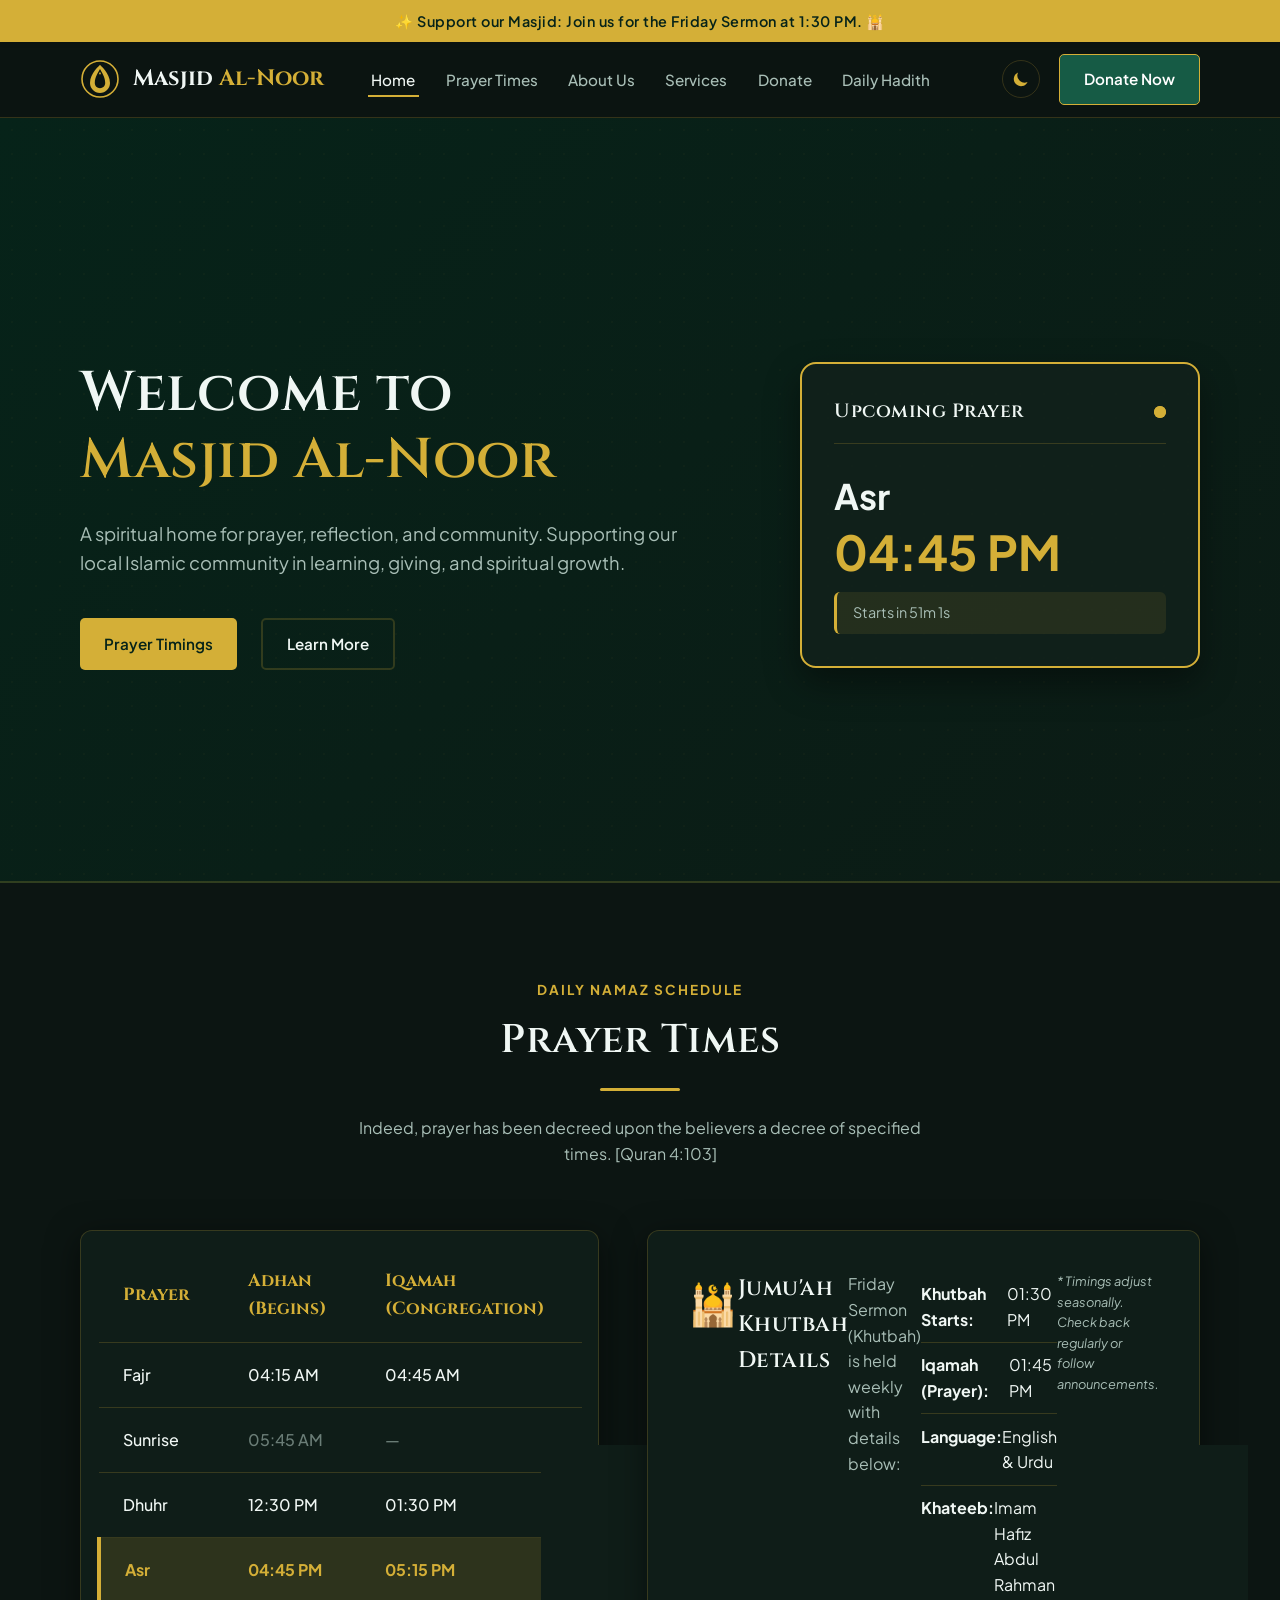
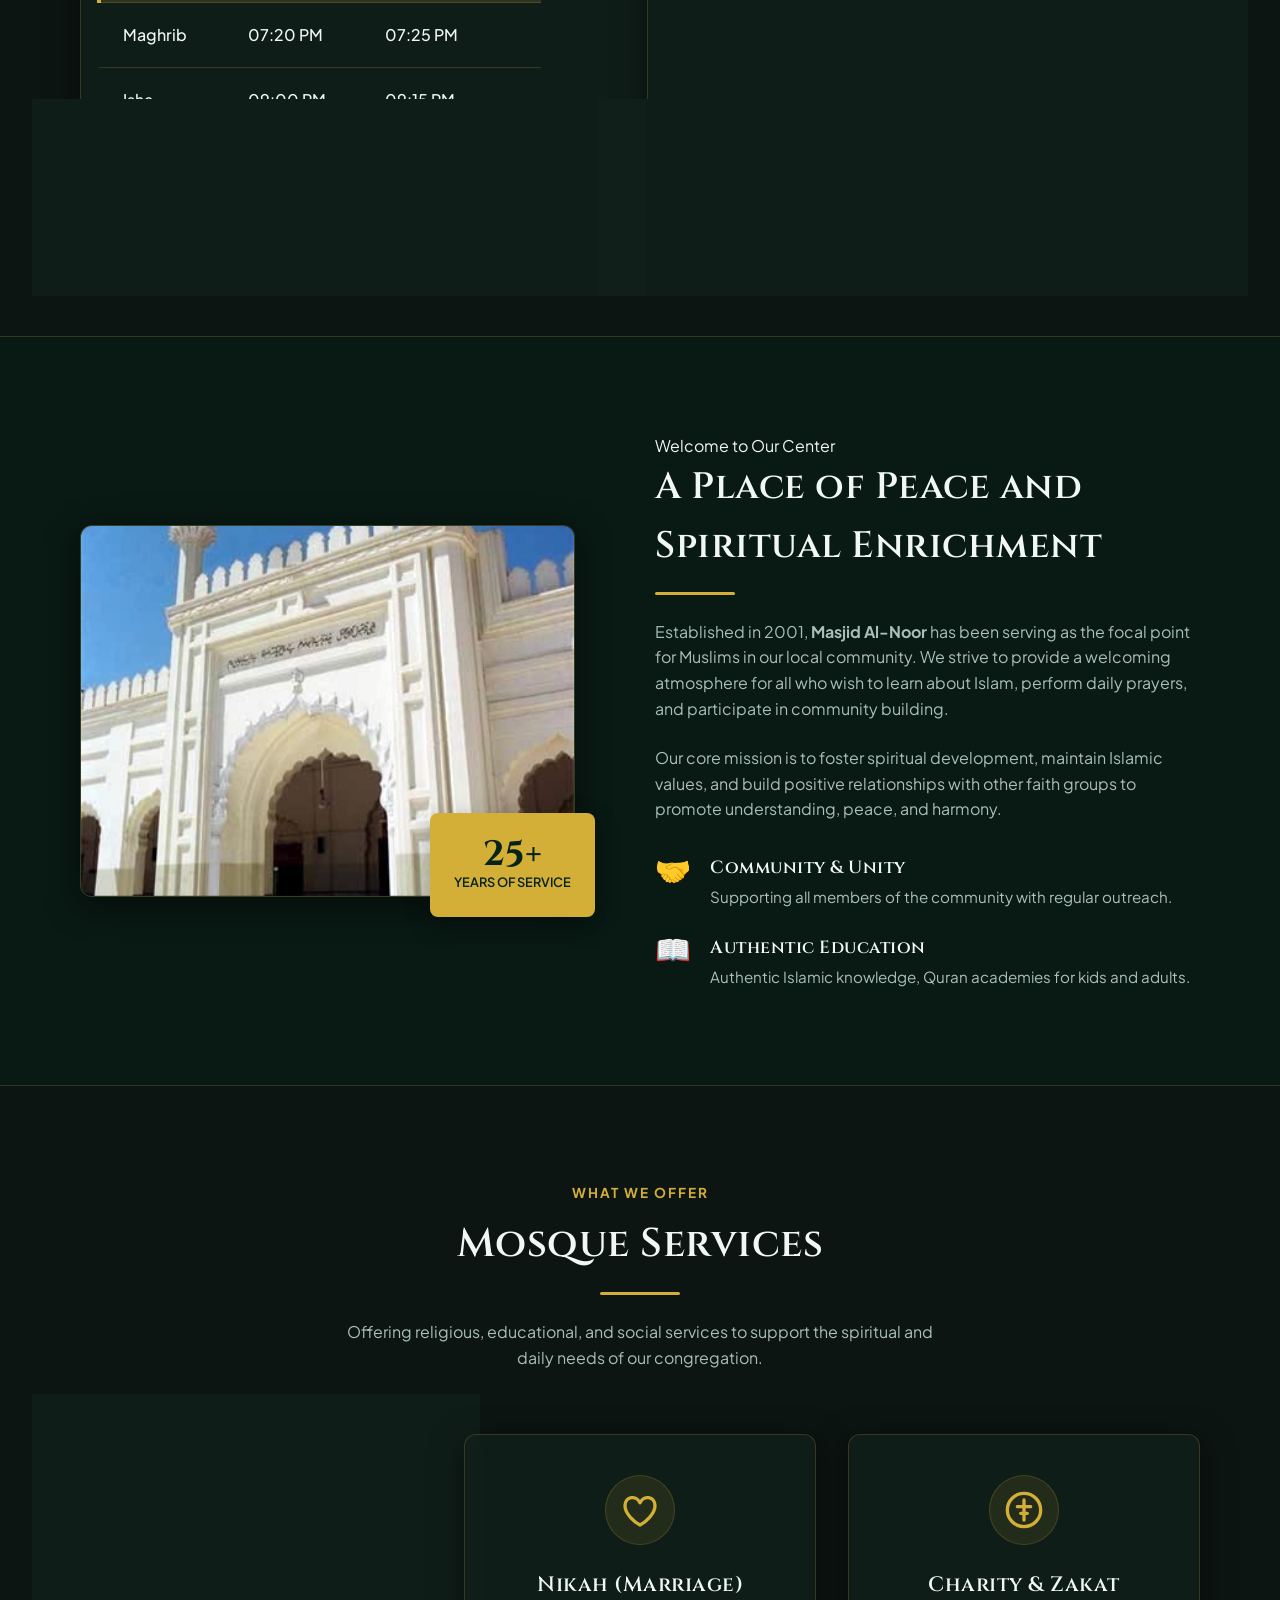
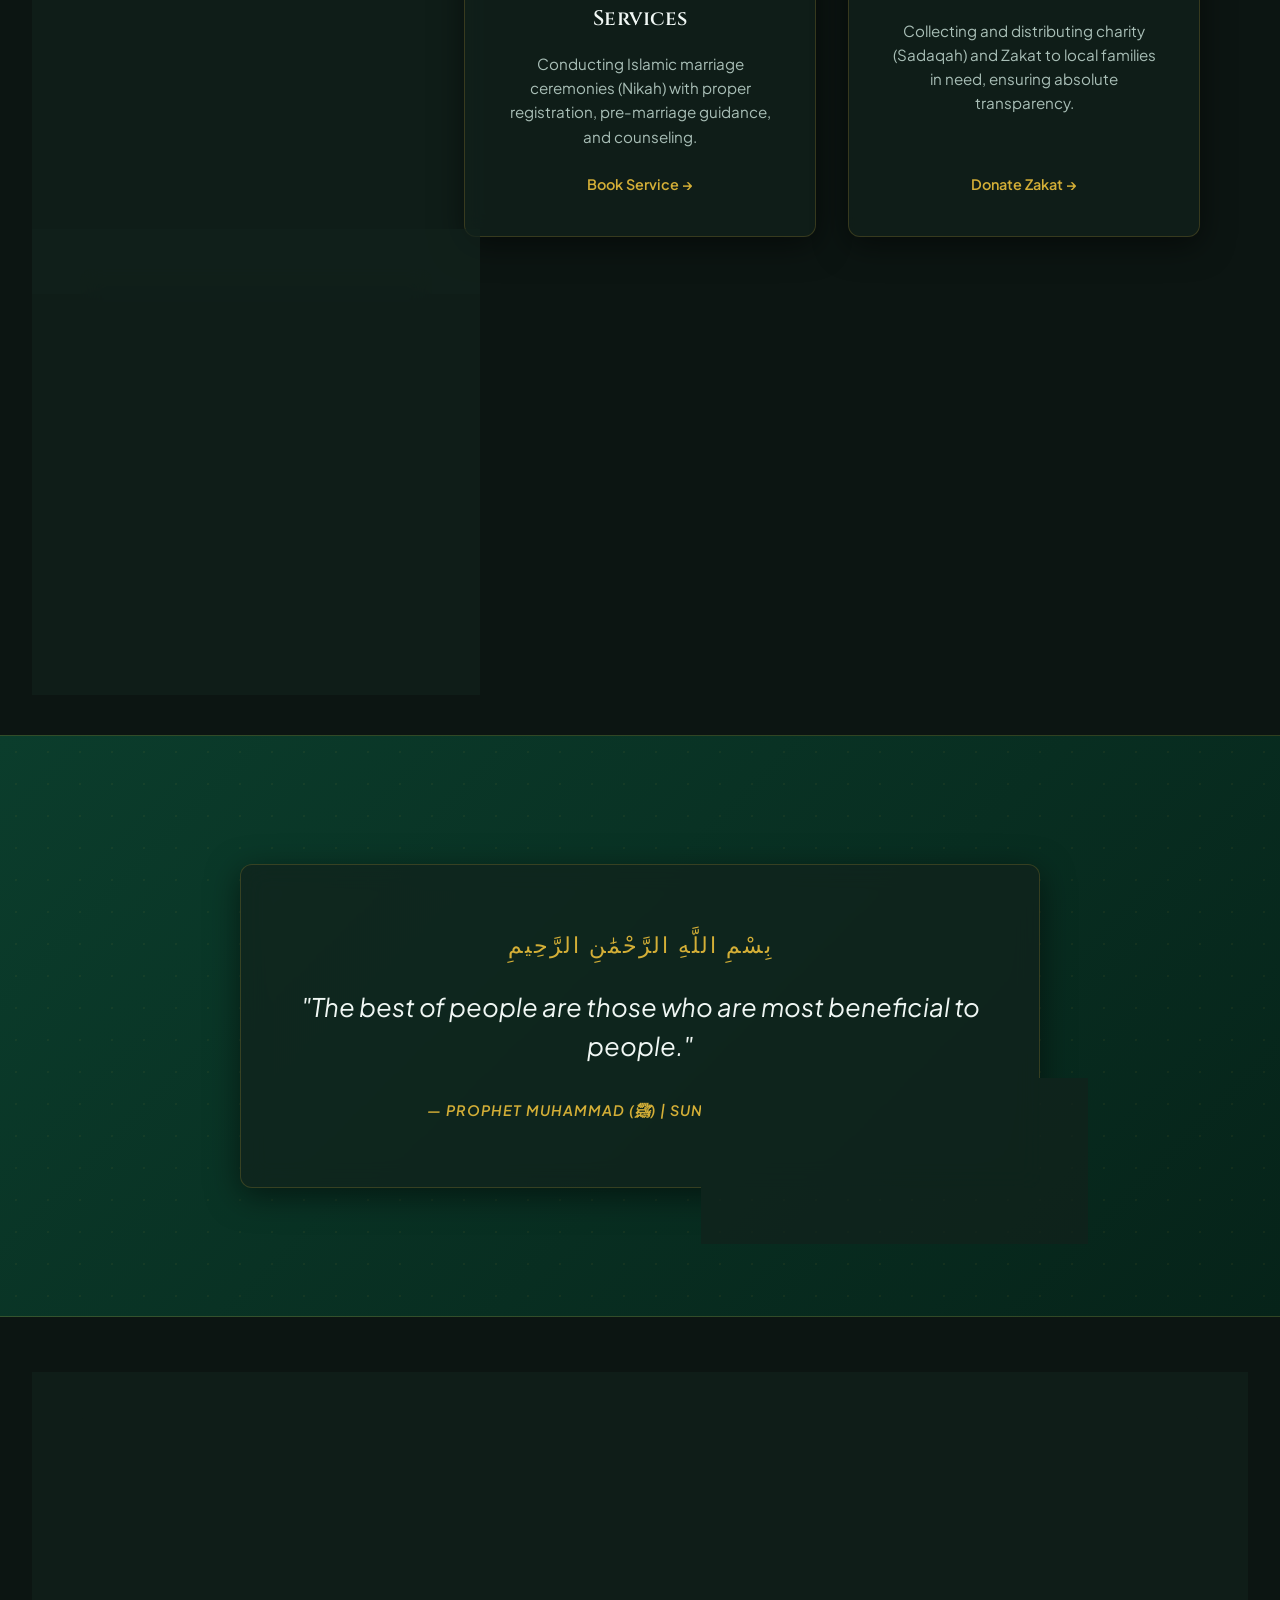
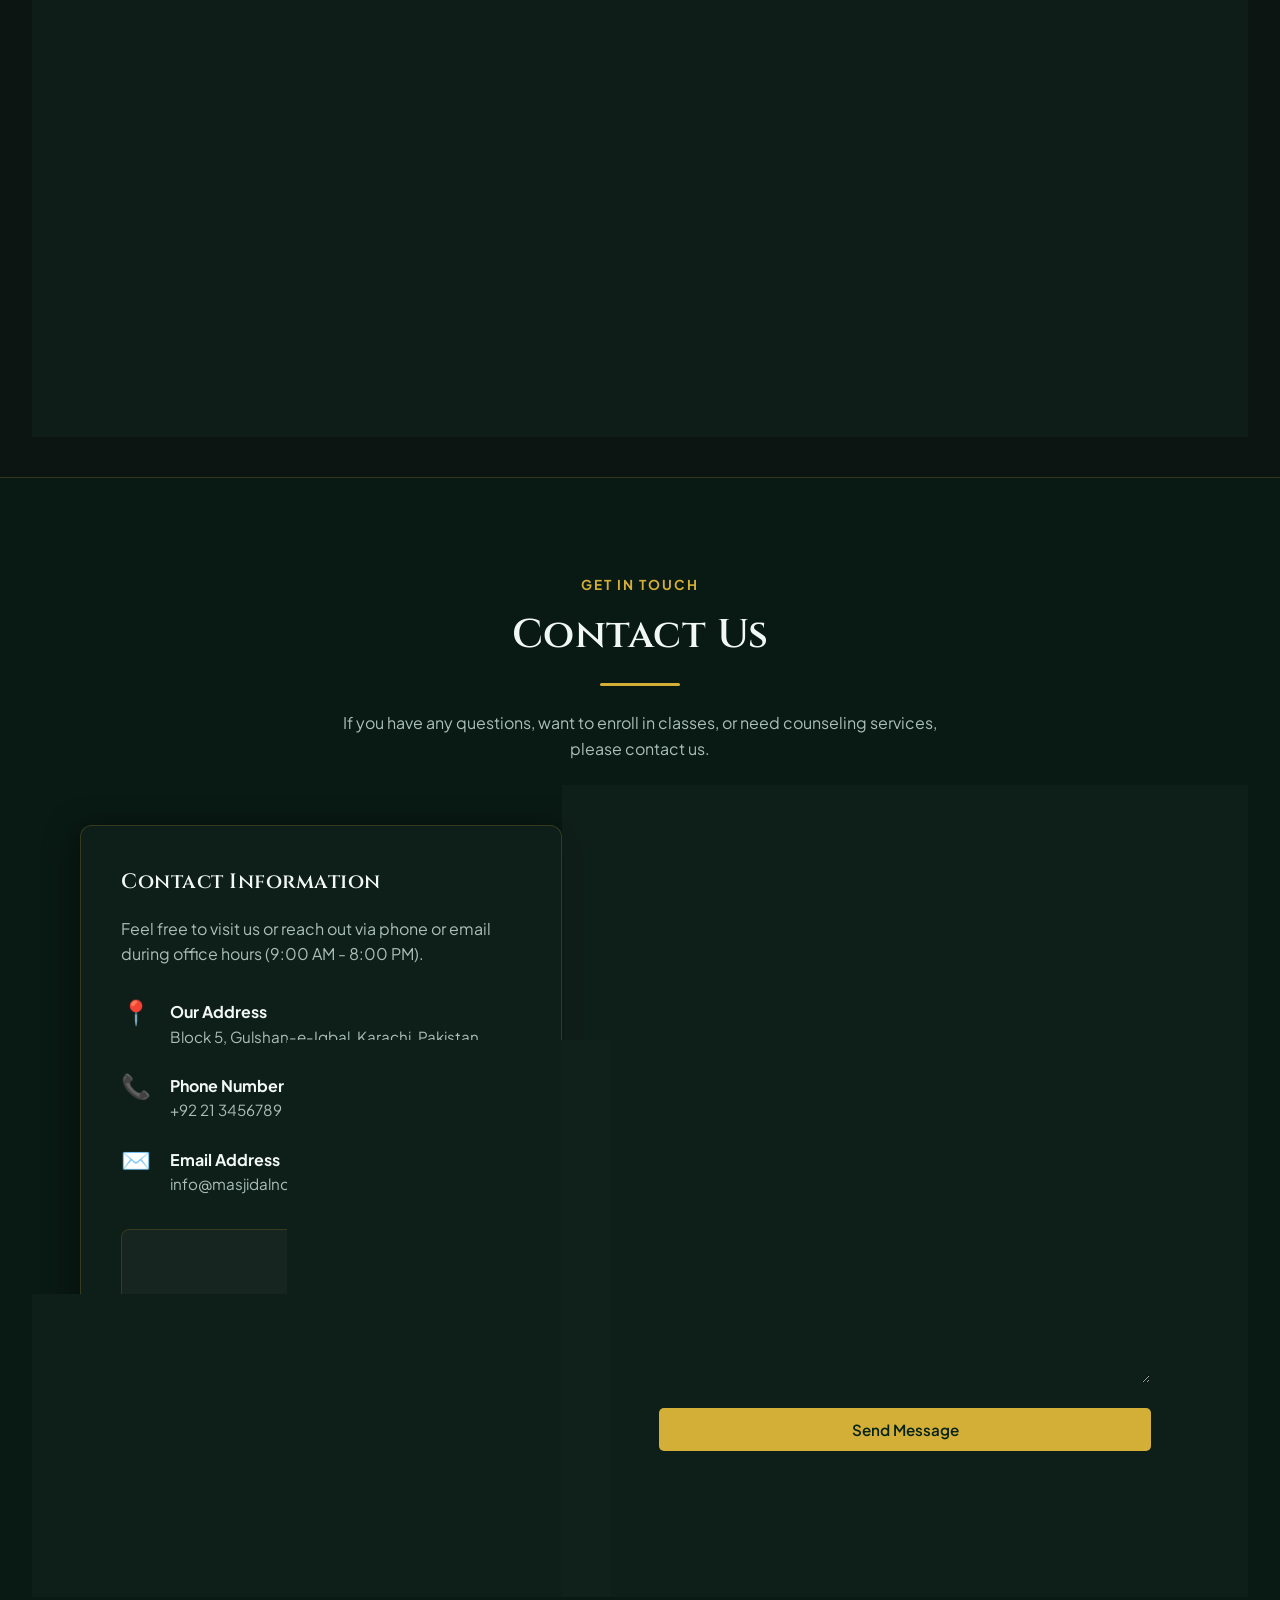
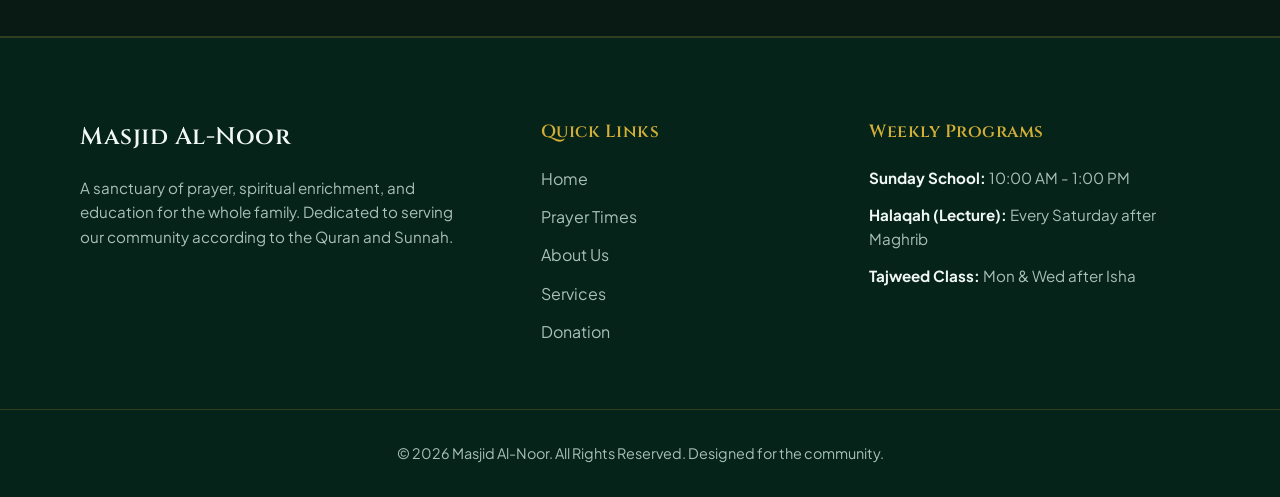
<file: index.html>
<!DOCTYPE html>
<html lang="en">
<head>
  <meta charset="UTF-8">
  <meta name="viewport" content="width=device-width, initial-scale=1.0">
  <meta name="description" content="Welcome to Masjid Al-Noor - A sanctuary of worship, education, and community services. Find daily prayer timings, Islamic lessons, and charity programs.">
  <meta name="keywords" content="Masjid, Mosque, Prayer Times, Namaz Timings, Islamic Center, Quran Academy, Community Services, Donation">
  <meta name="author" content="Masjid Al-Noor">
  <title>Masjid Al-Noor - Islamic Community Center & Mosque</title>
  
  <!-- Favicon -->
  <link rel="icon" type="image/svg+xml" href="data:image/svg+xml,<svg xmlns=%22http://www.w3.org/2000/svg%22 viewBox=%220 0 100 100%22><text y=%22.9em%22 font-size=%2290%22>🕌</text></svg>">
  
  <!-- Google Fonts -->
  <link rel="preconnect" href="https://fonts.googleapis.com">
  <link rel="preconnect" href="https://fonts.gstatic.com" crossorigin>
  <link href="https://fonts.googleapis.com/css2?family=Cinzel:wght@400;600;700&family=Plus+Jakarta+Sans:wght@300;400;500;600;700&display=swap" rel="stylesheet">
  
  <!-- Style stylesheet -->
  <link rel="stylesheet" href="style.css">
</head>
<body>

  <!-- Announcement Bar -->
  <div class="announcement-bar">
    <p>✨ Support our Masjid: Join us for the Friday Sermon at 1:30 PM. 🕌</p>
  </div>

  <!-- Header & Navigation -->
  <header class="main-header">
    <div class="container header-container">
      <a href="#" class="logo">
        <svg class="logo-icon" width="40" height="40" viewBox="0 0 100 100" fill="none" xmlns="http://www.w3.org/2000/svg">
          <circle cx="50" cy="50" r="45" stroke="var(--gold-color)" stroke-width="4"/>
          <path d="M50 15C50 15 25 35 25 60C25 73.8 36.2 85 50 85C63.8 85 75 73.8 75 60C75 35 50 15 50 15ZM50 25C54.1 33.1 63 45.4 63 60C63 67.2 57.2 73 50 73C42.8 73 37 67.2 37 60C37 45.4 45.9 33.1 50 25Z" fill="var(--gold-color)"/>
          <path d="M47 38L50 32L53 38H47Z" fill="var(--gold-color)"/>
        </svg>
        <span class="logo-text">Masjid <span class="gold-text">Al-Noor</span></span>
      </a>

      <nav class="nav-menu" id="navMenu">
        <ul>
          <li><a href="#hero" class="nav-link active">Home</a></li>
          <li><a href="#prayer-times" class="nav-link">Prayer Times</a></li>
          <li><a href="#about" class="nav-link">About Us</a></li>
          <li><a href="#services" class="nav-link">Services</a></li>
        <li><a href="donate.html" class="nav-link">Donate</a></li>
          <li><a href="#hadith" class="nav-link">Daily Hadith</a></li>
          <li><a href="#donations" class="btn btn-donate mobile-only">Donate Now</a></li>
        </ul>
      </nav>

      <div class="header-actions">
        <button id="themeToggle" class="theme-toggle-btn" aria-label="Toggle Theme">
          <svg class="sun-icon" fill="currentColor" viewBox="0 0 20 20" xmlns="http://www.w3.org/2000/svg"><path d="M10 2a1 1 0 011 1v1a1 1 0 11-2 0V3a1 1 0 011-1zm4 8a4 4 0 11-8 0 4 4 0 018 0zm-.464 4.95l.707.707a1 1 0 001.414-1.414l-.707-.707a1 1 0 00-1.414 1.414zm2.12-10.607a1 1 0 010 1.414l-.706.707a1 1 0 11-1.414-1.414l.707-.707a1 1 0 011.414 0zM17 11a1 1 0 100-2h-1a1 1 0 100 2h1zm-7 4a1 1 0 011 1v1a1 1 0 11-2 0v-1a1 1 0 011-1zM5.05 6.464A1 1 0 106.465 5.05l-.708-.707a1 1 0 00-1.414 1.414l.707.707zm1.414 8.486l-.707.707a1 1 0 01-1.414-1.414l.707-.707a1 1 0 011.414 1.414zM4 11a1 1 0 100-2H3a1 1 0 100 2h1z" fill-rule="evenodd" clip-rule="evenodd"></path></svg>
          <svg class="moon-icon" fill="currentColor" viewBox="0 0 20 20" xmlns="http://www.w3.org/2000/svg"><path d="M17.293 13.293A8 8 0 016.707 2.707a8.001 8.001 0 1010.586 10.586z"></path></svg>
        </button>
        <a href="#donations" class="btn btn-donate desktop-only">Donate Now</a>
        <button class="hamburger-menu" id="hamburger" aria-label="Toggle Menu">
          <span></span>
          <span></span>
          <span></span>
        </button>
      </div>
    </div>
  </header>

  <!-- Hero Section -->
  <section id="hero" class="hero-section">
    <div class="hero-bg-overlay"></div>
    <div class="container hero-container">
      <div class="hero-content">
        <h1 class="hero-title animate-fade-in">
          Welcome to <br><span class="gold-text cinzel">Masjid Al-Noor</span>
        </h1>
        <p class="hero-subtitle animate-fade-in-delay">
          A spiritual home for prayer, reflection, and community. Supporting our local Islamic community in learning, giving, and spiritual growth.
        </p>
        <div class="hero-ctas animate-fade-in-delay">
          <a href="#prayer-times" class="btn btn-primary">Prayer Timings</a>
          <a href="#about" class="btn btn-secondary">Learn More</a>
        </div>
      </div>

      <!-- Quick Prayer Panel -->
      <div class="hero-prayer-panel animate-fade-in-right">
        <div class="prayer-panel-header">
          <h3>Upcoming Prayer</h3>
          <span class="pulse-indicator"></span>
        </div>
        <div class="prayer-panel-body">
          <div class="next-prayer-name" id="nextPrayerName">Loading...</div>
          <div class="next-prayer-time" id="nextPrayerTime">--:--</div>
          <div class="next-prayer-countdown" id="nextPrayerCountdown">Calculating time remaining...</div>
        </div>
      </div>
    </div>
  </section>

  <!-- Prayer Times Section -->
  <section id="prayer-times" class="prayer-times-section">
    <div class="container">
      <div class="section-title">
        <span class="subtitle">Daily Namaz Schedule</span>
        <h2>Prayer Times</h2>
        <div class="divider"></div>
        <p>Indeed, prayer has been decreed upon the believers a decree of specified times. [Quran 4:103]</p>
      </div>

      <div class="prayer-times-wrapper">
        <div class="table-container glass-card">
          <table class="prayer-table" id="prayerTable">
            <thead>
              <tr>
                <th>Prayer</th>
                <th>Adhan (Begins)</th>
                <th>Iqamah (Congregation)</th>
              </tr>
            </thead>
            <tbody>
              <tr id="row-fajr">
                <td>Fajr</td>
                <td class="adhan-time" data-prayer="fajr">04:15 AM</td>
                <td class="iqamah-time" data-prayer="fajr">04:45 AM</td>
              </tr>
              <tr id="row-sunrise">
                <td>Sunrise</td>
                <td class="adhan-time text-muted" data-prayer="sunrise">05:45 AM</td>
                <td class="iqamah-time text-muted">—</td>
              </tr>
              <tr id="row-dhuhr">
                <td>Dhuhr</td>
                <td class="adhan-time" data-prayer="dhuhr">12:30 PM</td>
                <td class="iqamah-time" data-prayer="dhuhr">01:30 PM</td>
              </tr>
              <tr id="row-asr">
                <td>Asr</td>
                <td class="adhan-time" data-prayer="asr">04:45 PM</td>
                <td class="iqamah-time" data-prayer="asr">05:15 PM</td>
              </tr>
              <tr id="row-maghrib">
                <td>Maghrib</td>
                <td class="adhan-time" data-prayer="maghrib">07:20 PM</td>
                <td class="iqamah-time" data-prayer="maghrib">07:25 PM</td>
              </tr>
              <tr id="row-isha">
                <td>Isha</td>
                <td class="adhan-time" data-prayer="isha">09:00 PM</td>
                <td class="iqamah-time" data-prayer="isha">09:15 PM</td>
              </tr>
              <tr id="row-jummah">
                <td>Jumu'ah (Friday)</td>
                <td class="adhan-time" data-prayer="jummah">01:30 PM</td>
                <td class="iqamah-time" data-prayer="jummah">01:45 PM</td>
              </tr>
            </tbody>
          </table>
        </div>

        <div class="jummah-info glass-card">
          <div class="info-icon">🕌</div>
          <h3>Jumu'ah Khutbah Details</h3>
          <p>Friday Sermon (Khutbah) is held weekly with details below:</p>
          <ul class="jummah-details-list">
            <li><strong>Khutbah Starts:</strong> 01:30 PM</li>
            <li><strong>Iqamah (Prayer):</strong> 01:45 PM</li>
            <li><strong>Language:</strong> English & Urdu</li>
            <li><strong>Khateeb:</strong> Imam Hafiz Abdul Rahman</li>
          </ul>
          <p class="subtext">* Timings adjust seasonally. Check back regularly or follow announcements.</p>
        </div>
      </div>
    </div>
  </section>

  <!-- About Us Section -->
  <section id="about" class="about-section">
    <div class="container">
      <div class="about-grid">
        <div class="about-images">
          <div class="image-box main-img">
            <img src="assets/mosque.jpg" alt="Masjid Al-Noor Exterior" class="about-mosque-img">
          </div>
          <div class="experience-badge">
            <span class="number">25+</span>
            <span class="text">Years of Service</span>
          </div>
        </div>

        <div class="about-content">
          <span class="subtitle">Welcome to Our Center</span>
          <h2>A Place of Peace and Spiritual Enrichment</h2>
          <div class="divider align-left"></div>
          <p>
            Established in 2001, <strong>Masjid Al-Noor</strong> has been serving as the focal point for Muslims in our local community. We strive to provide a welcoming atmosphere for all who wish to learn about Islam, perform daily prayers, and participate in community building.
          </p>
          <p>
            Our core mission is to foster spiritual development, maintain Islamic values, and build positive relationships with other faith groups to promote understanding, peace, and harmony.
          </p>
          
          <div class="values-list">
            <div class="value-item">
              <div class="value-icon">🤝</div>
              <div>
                <h4>Community & Unity</h4>
                <p>Supporting all members of the community with regular outreach.</p>
              </div>
            </div>
            <div class="value-item">
              <div class="value-icon">📖</div>
              <div>
                <h4>Authentic Education</h4>
                <p>Authentic Islamic knowledge, Quran academies for kids and adults.</p>
              </div>
            </div>
          </div>
        </div>
      </div>
    </div>
  </section>

  <!-- Services Section -->
  <section id="services" class="services-section">
    <div class="container">
      <div class="section-title">
        <span class="subtitle">What We Offer</span>
        <h2>Mosque Services</h2>
        <div class="divider"></div>
        <p>Offering religious, educational, and social services to support the spiritual and daily needs of our congregation.</p>
      </div>

      <div class="services-grid">
        <!-- Service Card 1 -->
        <div class="service-card glass-card">
          <div class="service-icon-box">
            <!-- Quran Book SVG -->
            <svg width="40" height="40" viewBox="0 0 24 24" fill="none" xmlns="http://www.w3.org/2000/svg">
              <path d="M12 21C16.4183 21 20 17.4183 20 13V5C20 4.44772 19.5523 4 19 4H15.5C14.1193 4 13 5.11929 13 6.5C13 7.88071 14.1193 9 15.5 9H19" stroke="var(--gold-color)" stroke-width="2" stroke-linecap="round"/>
              <path d="M12 21C7.58172 21 4 17.4183 4 13V5C4 4.44772 4.44772 4 5 4H8.5C9.88071 4 11 5.11929 11 6.5C11 7.88071 9.88071 9 8.5 9H4" stroke="var(--gold-color)" stroke-width="2" stroke-linecap="round"/>
              <path d="M12 4V21" stroke="var(--gold-color)" stroke-width="2" stroke-linecap="round"/>
            </svg>
          </div>
          <h3>Quran Academy</h3>
          <p>Daily classes for children and adults to learn Tajweed, memorization (Hifz), and the understanding of the Holy Quran.</p>
          <a href="#contact" class="service-link">Enroll Today →</a>
        </div>

        <!-- Service Card 2 -->
        <div class="service-card glass-card">
          <div class="service-icon-box">
            <!-- Marriage/Nikah Hearts SVG -->
            <svg width="40" height="40" viewBox="0 0 24 24" fill="none" xmlns="http://www.w3.org/2000/svg">
              <path d="M12 7.69431C10 2.99996 3 3.49996 3 9.49996C3 14.5 9 19.5 12 21C15 19.5 21 14.5 21 9.49996C21 3.49996 14 2.99996 12 7.69431Z" stroke="var(--gold-color)" stroke-width="2" stroke-linejoin="round"/>
            </svg>
          </div>
          <h3>Nikah (Marriage) Services</h3>
          <p>Conducting Islamic marriage ceremonies (Nikah) with proper registration, pre-marriage guidance, and counseling.</p>
          <a href="#contact" class="service-link">Book Service →</a>
        </div>

        <!-- Service Card 3 -->
        <div class="service-card glass-card">
          <div class="service-icon-box">
            <!-- Hands Helping/Charity SVG -->
            <svg width="40" height="40" viewBox="0 0 24 24" fill="none" xmlns="http://www.w3.org/2000/svg">
              <path d="M12 22C17.5228 22 22 17.5228 22 12C22 6.47715 17.5228 2 12 2C6.47715 2 2 6.47715 2 12C2 17.5228 6.47715 22 12 22Z" stroke="var(--gold-color)" stroke-width="2"/>
              <path d="M12 6V18M8 10H16M10 14H14" stroke="var(--gold-color)" stroke-width="2" stroke-linecap="round"/>
            </svg>
          </div>
          <h3>Charity & Zakat</h3>
          <p>Collecting and distributing charity (Sadaqah) and Zakat to local families in need, ensuring absolute transparency.</p>
          <a href="#donations" class="service-link">Donate Zakat →</a>
        </div>

        <!-- Service Card 4 -->
        <div class="service-card glass-card">
          <div class="service-icon-box">
            <!-- Community/Users SVG -->
            <svg width="40" height="40" viewBox="0 0 24 24" fill="none" xmlns="http://www.w3.org/2000/svg">
              <path d="M17 21V19C17 17.9391 16.5786 16.9217 15.8284 16.1716C15.0783 15.4214 14.0609 15 13 15H5C3.93913 15 2.92172 15.4214 2.17157 16.1716C1.42143 16.9217 1 17.9391 1 19V21" stroke="var(--gold-color)" stroke-width="2" stroke-linecap="round" stroke-linejoin="round"/>
              <circle cx="9" cy="7" r="4" stroke="var(--gold-color)" stroke-width="2"/>
              <path d="M23 21V19C22.9993 18.1137 22.6944 17.2541 22.1351 16.5651C21.5757 15.8761 20.7969 15.3996 19.92 15.21M16 3.13C16.8844 3.30068 17.6719 3.77443 18.2435 4.47892C18.8152 5.18342 19.1374 6.07455 19.16 7C19.16 7.973 18.82 8.87 18.24 9.58" stroke="var(--gold-color)" stroke-width="2" stroke-linecap="round"/>
            </svg>
          </div>
          <h3>Social Counseling</h3>
          <p>Free, confidential guidance and family counseling based on Islamic principles for couples, youth, and families.</p>
          <a href="#contact" class="service-link">Consult Now →</a>
        </div>
      </div>
    </div>
  </section>

  <!-- Hadith / Quranic Quote Section -->
  <section id="hadith" class="hadith-section">
    <div class="hadith-overlay"></div>
    <div class="container text-center">
      <div class="hadith-card glass-card">
        <span class="arabic-bismillah">بِسْمِ اللَّهِ الرَّحْمَٰنِ الرَّحِيمِ</span>
        <blockquote class="hadith-text">
          "The best of people are those who are most beneficial to people."
        </blockquote>
        <cite class="hadith-reference">— Prophet Muhammad (ﷺ) | Sunan al-Daraqutni</cite>
      </div>
    </div>
  </section>

  <!-- Donations Section -->
  <section id="donations" class="donations-section">
    <div class="container">
      <div class="donation-wrapper glass-card">
        <div class="donation-content">
          <span class="subtitle">Invest in Your Akhirah</span>
          <h2>Support Your Mosque</h2>
          <div class="divider align-left"></div>
          <p>
            Your generous donations help support Masjid Al-Noor’s daily operations, maintenance, educational programs, and community services. Help us build a stronger community, together.
          </p>
          <div class="donation-ways">
            <div class="way-item">
              <span class="way-icon">💳</span>
              <div>
                <strong>Online Bank Transfer</strong>
                <p>IBAN: PK72 BANK 0123 4567 8901 2345</p>
              </div>
            </div>
            <div class="way-item">
              <span class="way-icon">📱</span>
              <div>
                <strong>EasyPaisa / JazzCash</strong>
                <p>Account Number: +92 300 1234567</p>
              </div>
            </div>
          </div>
        </div>

        <div class="donation-box">
          <h3>Quick Digital Donation</h3>
          <p>Select an amount or enter custom value:</p>
          
          <div class="donation-amounts">
            <button class="amount-btn active" data-amount="500">₨ 500</button>
            <button class="amount-btn" data-amount="1000">₨ 1,000</button>
            <button class="amount-btn" data-amount="5000">₨ 5,000</button>
            <button class="amount-btn" data-amount="custom">Custom</button>
          </div>

          <div class="custom-amount-input" id="customAmountWrapper" style="display: none;">
            <span class="currency-label">₨</span>
            <input type="number" id="customAmount" placeholder="Enter custom amount" min="100">
          </div>

          <form id="donationForm" class="donation-form-inputs">
            <input type="text" placeholder="Full Name (Optional)" id="donorName">
            <input type="email" placeholder="Email Address (For receipt)" id="donorEmail" required>
            <button type="submit" class="btn btn-primary btn-block">Proceed to Donate</button>
          </form>
          <p class="donation-subtext">🔒 All transactions are secured and encrypted.</p>
        </div>
      </div>
    </div>
  </section>

  <!-- Contact & Map Section -->
  <section id="contact" class="contact-section">
    <div class="container">
      <div class="section-title">
        <span class="subtitle">Get In Touch</span>
        <h2>Contact Us</h2>
        <div class="divider"></div>
        <p>If you have any questions, want to enroll in classes, or need counseling services, please contact us.</p>
      </div>

      <div class="contact-grid">
        <div class="contact-info-panel glass-card">
          <h3>Contact Information</h3>
          <p>Feel free to visit us or reach out via phone or email during office hours (9:00 AM - 8:00 PM).</p>
          
          <ul class="contact-details">
            <li>
              <span class="detail-icon">📍</span>
              <div>
                <strong>Our Address</strong>
                <p>Block 5, Gulshan-e-Iqbal, Karachi, Pakistan</p>
              </div>
            </li>
            <li>
              <span class="detail-icon">📞</span>
              <div>
                <strong>Phone Number</strong>
                <p>+92 21 3456789</p>
              </div>
            </li>
            <li>
              <span class="detail-icon">✉️</span>
              <div>
                <strong>Email Address</strong>
                <p>info@masjidalnoor.org</p>
              </div>
            </li>
          </ul>

          <div class="map-placeholder">
            <!-- Simulated Map Visual using CSS styling -->
            <div class="simulated-map">
              <span class="map-marker">📍</span>
              <p>Google Maps Location</p>
              <a href="https://maps.google.com" target="_blank" class="btn btn-secondary btn-sm">Open in Maps</a>
            </div>
          </div>
        </div>

        <div class="contact-form-panel glass-card">
          <h3>Send Us a Message</h3>
          <form id="contactForm" class="contact-form">
            <div class="form-group">
              <label for="name">Your Name</label>
              <input type="text" id="name" required placeholder="Enter your full name">
            </div>
            
            <div class="form-group">
              <label for="email">Email Address</label>
              <input type="email" id="email" required placeholder="Enter your email">
            </div>
            
            <div class="form-group">
              <label for="subject">Subject</label>
              <select id="subject" required>
                <option value="" disabled selected>Select a subject</option>
                <option value="academy">Quran Academy Enrollment</option>
                <option value="counseling">Counseling Service</option>
                <option value="nikah">Nikah/Marriage Service</option>
                <option value="donation">Donation Inquiry</option>
                <option value="other">General Inquiry</option>
              </select>
            </div>
            
            <div class="form-group">
              <label for="message">Message</label>
              <textarea id="message" rows="5" required placeholder="How can we help you?"></textarea>
            </div>

            <button type="submit" class="btn btn-primary btn-block">Send Message</button>
            <div id="formFeedback" class="form-feedback"></div>
          </form>
        </div>
      </div>
    </div>
  </section>

  <!-- Footer -->
  <footer class="main-footer">
    <div class="container footer-grid">
      <div class="footer-col-about">
        <h3>Masjid Al-Noor</h3>
        <p>A sanctuary of prayer, spiritual enrichment, and education for the whole family. Dedicated to serving our community according to the Quran and Sunnah.</p>
      </div>
      <div class="footer-col-links">
        <h4>Quick Links</h4>
        <ul>
          <li><a href="#hero">Home</a></li>
          <li><a href="#prayer-times">Prayer Times</a></li>
          <li><a href="#about">About Us</a></li>
          <li><a href="#services">Services</a></li>
          <li><a href="#donations">Donation</a></li>
        </ul>
      </div>
      <div class="footer-col-hours">
        <h4>Weekly Programs</h4>
        <ul>
          <li><strong>Sunday School:</strong> 10:00 AM - 1:00 PM</li>
          <li><strong>Halaqah (Lecture):</strong> Every Saturday after Maghrib</li>
          <li><strong>Tajweed Class:</strong> Mon & Wed after Isha</li>
        </ul>
      </div>
    </div>
    <div class="footer-bottom text-center">
      <p>&copy; 2026 Masjid Al-Noor. All Rights Reserved. Designed for the community.</p>
    </div>
  </footer>

  <!-- Safepay Integration -->
  <script src="safepay.js"></script>
  <!-- Script JS -->
  <script src="script.js"></script>
</body>
</html>
</file>
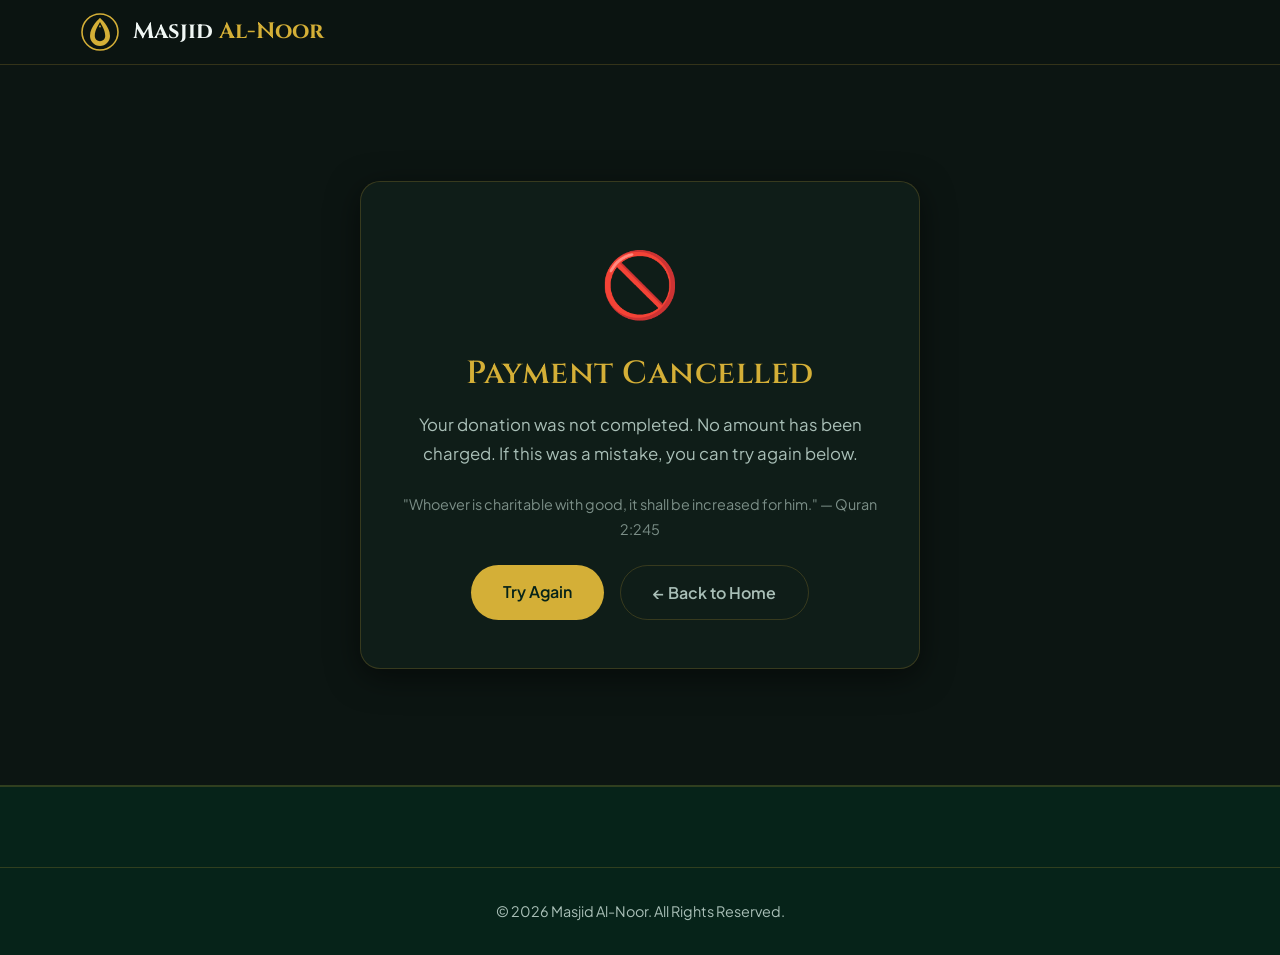
<file: cancel.html>
<!DOCTYPE html>
<html lang="en">
<head>
  <meta charset="UTF-8">
  <meta name="viewport" content="width=device-width, initial-scale=1.0">
  <title>Payment Cancelled – Masjid Al-Noor</title>
  <link rel="icon" type="image/svg+xml" href="data:image/svg+xml,<svg xmlns=%22http://www.w3.org/2000/svg%22 viewBox=%220 0 100 100%22><text y=%22.9em%22 font-size=%2290%22>🕌</text></svg>">
  <link rel="preconnect" href="https://fonts.googleapis.com">
  <link rel="preconnect" href="https://fonts.gstatic.com" crossorigin>
  <link href="https://fonts.googleapis.com/css2?family=Cinzel:wght@400;600;700&family=Plus+Jakarta+Sans:wght@300;400;500;600;700&display=swap" rel="stylesheet">
  <link rel="stylesheet" href="style.css">
  <style>
    .cancel-section {
      min-height: 80vh;
      display: flex;
      align-items: center;
      justify-content: center;
      text-align: center;
      padding: 4rem 1rem;
    }
    .cancel-card {
      max-width: 560px;
      padding: 3rem 2.5rem;
      border-radius: 20px;
      background: var(--bg-surface);
      border: 1px solid var(--border-color);
      box-shadow: var(--glass-shadow);
      backdrop-filter: blur(12px);
    }
    .cancel-icon {
      font-size: 4rem;
      margin-bottom: 1rem;
      animation: shake 0.5s ease;
    }
    .cancel-card h1 {
      font-family: var(--font-heading);
      color: var(--gold-color);
      font-size: 2rem;
      margin-bottom: 0.75rem;
    }
    .cancel-card p {
      color: var(--text-secondary);
      font-size: 1.05rem;
      line-height: 1.7;
      margin-bottom: 1.5rem;
    }
    .cancel-btns {
      display: flex;
      gap: 1rem;
      justify-content: center;
      flex-wrap: wrap;
    }
    .cancel-btns a {
      display: inline-block;
      padding: 0.85rem 2rem;
      border-radius: 50px;
      font-weight: 600;
      text-decoration: none;
      transition: all 0.3s ease;
    }
    .btn-retry {
      background: var(--gold-color);
      color: var(--primary-dark);
    }
    .btn-retry:hover {
      background: var(--gold-hover);
      transform: translateY(-2px);
      box-shadow: 0 6px 20px rgba(212, 175, 55, 0.3);
    }
    .btn-back {
      background: transparent;
      color: var(--text-secondary);
      border: 1px solid var(--border-color);
    }
    .btn-back:hover {
      border-color: var(--gold-color);
      color: var(--gold-color);
      transform: translateY(-2px);
    }
    @keyframes shake {
      0%, 100% { transform: translateX(0); }
      20% { transform: translateX(-8px); }
      40% { transform: translateX(8px); }
      60% { transform: translateX(-5px); }
      80% { transform: translateX(5px); }
    }
  </style>
</head>
<body>

  <header class="main-header">
    <div class="container header-container">
      <a href="index.html" class="logo">
        <svg class="logo-icon" width="40" height="40" viewBox="0 0 100 100" fill="none" xmlns="http://www.w3.org/2000/svg">
          <circle cx="50" cy="50" r="45" stroke="var(--gold-color)" stroke-width="4"/>
          <path d="M50 15C50 15 25 35 25 60C25 73.8 36.2 85 50 85C63.8 85 75 73.8 75 60C75 35 50 15 50 15ZM50 25C54.1 33.1 63 45.4 63 60C63 67.2 57.2 73 50 73C42.8 73 37 67.2 37 60C37 45.4 45.9 33.1 50 25Z" fill="var(--gold-color)"/>
          <path d="M47 38L50 32L53 38H47Z" fill="var(--gold-color)"/>
        </svg>
        <span class="logo-text">Masjid <span class="gold-text">Al-Noor</span></span>
      </a>
    </div>
  </header>

  <section class="cancel-section">
    <div class="cancel-card">
      <div class="cancel-icon">🚫</div>
      <h1>Payment Cancelled</h1>
      <p>
        Your donation was not completed. No amount has been charged. 
        If this was a mistake, you can try again below.
      </p>
      <p style="font-size: 0.9rem; opacity: 0.7;">
        "Whoever is charitable with good, it shall be increased for him." — Quran 2:245
      </p>
      <div class="cancel-btns">
        <a href="donate.html" class="btn-retry">Try Again</a>
        <a href="index.html" class="btn-back">← Back to Home</a>
      </div>
    </div>
  </section>

  <footer class="main-footer">
    <div class="footer-bottom text-center">
      <p>&copy; 2026 Masjid Al-Noor. All Rights Reserved.</p>
    </div>
  </footer>

</body>
</html>
</file>
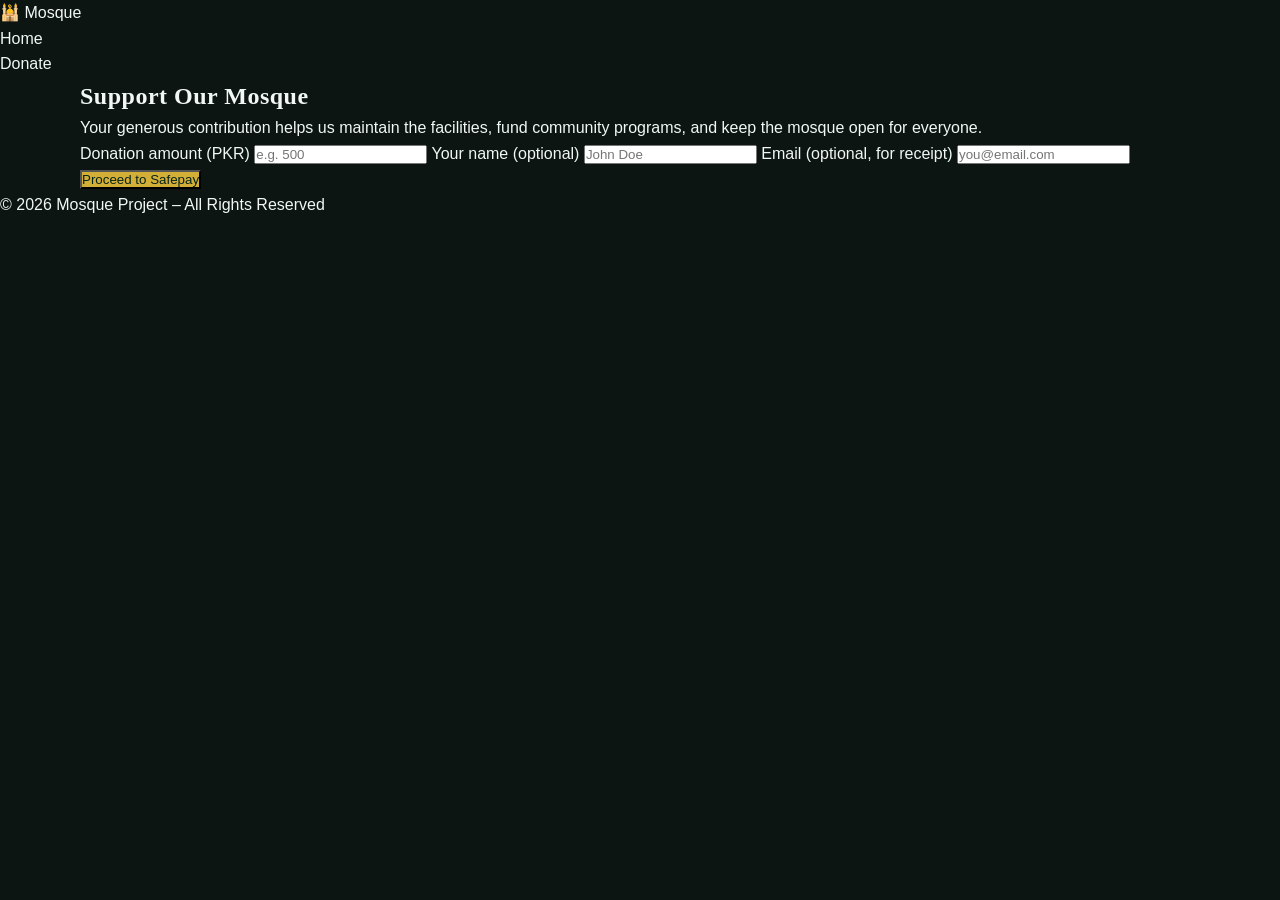
<file: donate.html>
<!DOCTYPE html>
<html lang="en">
<head>
  <meta charset="UTF-8" />
  <meta name="viewport" content="width=device-width, initial-scale=1, maximum-scale=1" />
  <title>Donate – Mosque Project</title>
  <link rel="stylesheet" href="style.css" />
  <script src="safepay.js" defer></script>
</head>
<body>
  <header class="site-header">
    <nav class="nav-container">
      <a href="index.html" class="nav-logo">🕌 Mosque</a>
      <ul class="nav-links">
        <li><a href="index.html">Home</a></li>
        <li><a href="donate.html" class="active">Donate</a></li>
      </ul>
    </nav>
  </header>

  <main class="container">
    <section class="donate-section">
      <h1>Support Our Mosque</h1>
      <p class="donate-intro">Your generous contribution helps us maintain the facilities, fund community programs, and keep the mosque open for everyone.</p>

      <form id="donate-form" class="donate-form">
        <label for="donation-amount">Donation amount (PKR)</label>
        <input type="number" id="donation-amount" name="amount" min="10" step="10" placeholder="e.g. 500" required />

        <label for="donor-name">Your name (optional)</label>
        <input type="text" id="donor-name" name="name" placeholder="John Doe" />

        <label for="donor-email">Email (optional, for receipt)</label>
        <input type="email" id="donor-email" name="email" placeholder="you@email.com" />

        <button type="submit" class="btn-primary">Proceed to Safepay</button>
      </form>

      <div id="donate-error" class="error-message"></div>
    </section>
  </main>

  <footer class="site-footer">
    <p>© 2026 Mosque Project – All Rights Reserved</p>
  </footer>
</body>
</html>
</file>
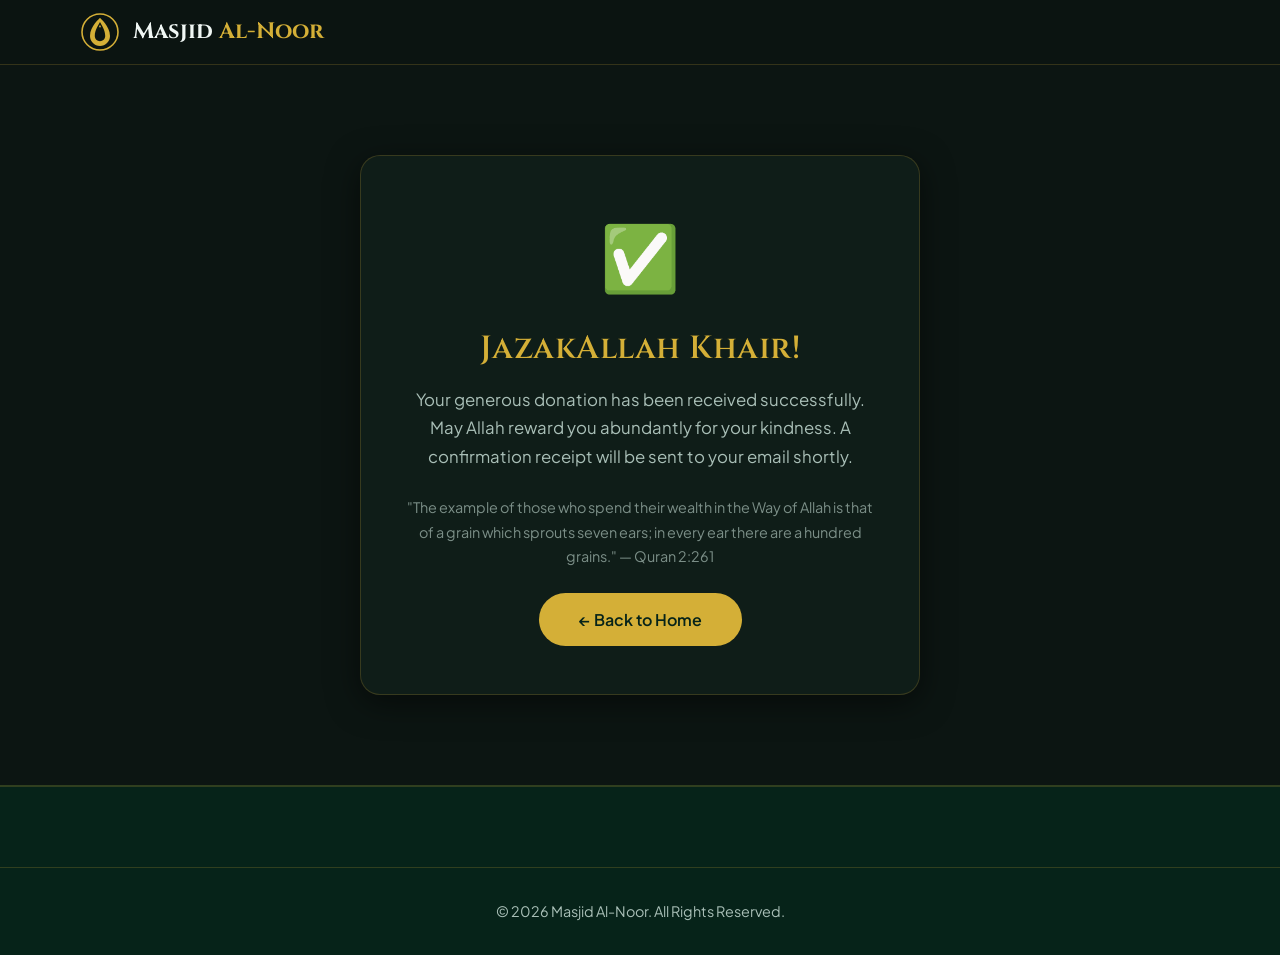
<file: thankyou.html>
<!DOCTYPE html>
<html lang="en">
<head>
  <meta charset="UTF-8">
  <meta name="viewport" content="width=device-width, initial-scale=1.0">
  <title>Thank You – Masjid Al-Noor</title>
  <link rel="icon" type="image/svg+xml" href="data:image/svg+xml,<svg xmlns=%22http://www.w3.org/2000/svg%22 viewBox=%220 0 100 100%22><text y=%22.9em%22 font-size=%2290%22>🕌</text></svg>">
  <link rel="preconnect" href="https://fonts.googleapis.com">
  <link rel="preconnect" href="https://fonts.gstatic.com" crossorigin>
  <link href="https://fonts.googleapis.com/css2?family=Cinzel:wght@400;600;700&family=Plus+Jakarta+Sans:wght@300;400;500;600;700&display=swap" rel="stylesheet">
  <link rel="stylesheet" href="style.css">
  <style>
    .thankyou-section {
      min-height: 80vh;
      display: flex;
      align-items: center;
      justify-content: center;
      text-align: center;
      padding: 4rem 1rem;
    }
    .thankyou-card {
      max-width: 560px;
      padding: 3rem 2.5rem;
      border-radius: 20px;
      background: var(--bg-surface);
      border: 1px solid var(--border-color);
      box-shadow: var(--glass-shadow);
      backdrop-filter: blur(12px);
    }
    .thankyou-icon {
      font-size: 4rem;
      margin-bottom: 1rem;
      animation: popIn 0.6s ease;
    }
    .thankyou-card h1 {
      font-family: var(--font-heading);
      color: var(--gold-color);
      font-size: 2rem;
      margin-bottom: 0.75rem;
    }
    .thankyou-card p {
      color: var(--text-secondary);
      font-size: 1.05rem;
      line-height: 1.7;
      margin-bottom: 1.5rem;
    }
    .thankyou-card .btn-home {
      display: inline-block;
      padding: 0.85rem 2.5rem;
      background: var(--gold-color);
      color: var(--primary-dark);
      font-weight: 600;
      border-radius: 50px;
      text-decoration: none;
      transition: all 0.3s ease;
    }
    .thankyou-card .btn-home:hover {
      background: var(--gold-hover);
      transform: translateY(-2px);
      box-shadow: 0 6px 20px rgba(212, 175, 55, 0.3);
    }
    @keyframes popIn {
      0% { transform: scale(0); opacity: 0; }
      60% { transform: scale(1.2); }
      100% { transform: scale(1); opacity: 1; }
    }
  </style>
</head>
<body>

  <header class="main-header">
    <div class="container header-container">
      <a href="index.html" class="logo">
        <svg class="logo-icon" width="40" height="40" viewBox="0 0 100 100" fill="none" xmlns="http://www.w3.org/2000/svg">
          <circle cx="50" cy="50" r="45" stroke="var(--gold-color)" stroke-width="4"/>
          <path d="M50 15C50 15 25 35 25 60C25 73.8 36.2 85 50 85C63.8 85 75 73.8 75 60C75 35 50 15 50 15ZM50 25C54.1 33.1 63 45.4 63 60C63 67.2 57.2 73 50 73C42.8 73 37 67.2 37 60C37 45.4 45.9 33.1 50 25Z" fill="var(--gold-color)"/>
          <path d="M47 38L50 32L53 38H47Z" fill="var(--gold-color)"/>
        </svg>
        <span class="logo-text">Masjid <span class="gold-text">Al-Noor</span></span>
      </a>
    </div>
  </header>

  <section class="thankyou-section">
    <div class="thankyou-card">
      <div class="thankyou-icon">✅</div>
      <h1>JazakAllah Khair!</h1>
      <p>
        Your generous donation has been received successfully. May Allah reward you abundantly for your kindness. 
        A confirmation receipt will be sent to your email shortly.
      </p>
      <p style="font-size: 0.9rem; opacity: 0.7;">
        "The example of those who spend their wealth in the Way of Allah is that of a grain which sprouts seven ears; in every ear there are a hundred grains." — Quran 2:261
      </p>
      <a href="index.html" class="btn-home">← Back to Home</a>
    </div>
  </section>

  <footer class="main-footer">
    <div class="footer-bottom text-center">
      <p>&copy; 2026 Masjid Al-Noor. All Rights Reserved.</p>
    </div>
  </footer>

</body>
</html>
</file>
<file: style.css>
/* ==========================================================================
   Mosque Website Stylesheet - Masjid Al-Noor
   ========================================================================== */

/* Design Tokens & Variables */
:root {
  /* Color Palette (Dark Mode Default) */
  --primary-color: #0b3d2c;      /* Deep Emerald Green */
  --primary-light: #165b45;      /* Light Emerald */
  --primary-dark: #062319;       /* Darkest Forest Green */
  --gold-color: #d4af37;         /* Antique Gold Accent */
  --gold-hover: #b89528;         /* Gold Accent Hover */
  
  --bg-base: #0c1512;            /* Very dark green-tinted background */
  --bg-surface: rgba(18, 33, 28, 0.7); /* Semitransparent card base */
  --bg-surface-hover: rgba(26, 46, 39, 0.9);
  
  --text-primary: #f0f7f4;       /* Minty-white text */
  --text-secondary: #a9bfb7;     /* Muted sage text */
  --border-color: rgba(212, 175, 55, 0.2); /* Soft Gold Border */
  --border-focus: rgba(212, 175, 55, 0.6);
  
  --glass-shadow: 0 8px 32px 0 rgba(0, 0, 0, 0.5);
  --transition-speed: 0.3s;
  --font-heading: 'Cinzel', serif;
  --font-body: 'Plus Jakarta Sans', sans-serif;
  
  --announcement-bg: #d4af37;
  --announcement-text: #062319;
}

/* Light Mode Theme Overrides */
body.light-theme {
  --primary-color: #125e46;
  --primary-light: #1f8b6a;
  --primary-dark: #0a3d2c;
  --gold-color: #c5a039;
  --gold-hover: #a38228;
  
  --bg-base: #f9faf8;
  --bg-surface: rgba(255, 255, 255, 0.85);
  --bg-surface-hover: rgba(255, 255, 255, 0.98);
  
  --text-primary: #1f2d29;
  --text-secondary: #5a6e69;
  --border-color: rgba(18, 94, 70, 0.15);
  --border-focus: rgba(18, 94, 70, 0.5);
  
  --glass-shadow: 0 8px 24px 0 rgba(18, 94, 70, 0.08);
  
  --announcement-bg: #125e46;
  --announcement-text: #f0f7f4;
}

/* CSS Reset & General Setup */
*, *::before, *::after {
  box-sizing: border-box;
  margin: 0;
  padding: 0;
}

html {
  scroll-behavior: smooth;
  font-size: 16px;
}

body {
  font-family: var(--font-body);
  background-color: var(--bg-base);
  color: var(--text-primary);
  line-height: 1.6;
  overflow-x: hidden;
  transition: background-color var(--transition-speed) ease, color var(--transition-speed) ease;
}

h1, h2, h3, h4, h5, h6 {
  font-family: var(--font-heading);
  font-weight: 600;
  letter-spacing: 0.5px;
}

a {
  color: inherit;
  text-decoration: none;
  transition: all var(--transition-speed) ease;
}

ul {
  list-style: none;
}

img {
  max-width: 100%;
  height: auto;
  display: block;
}

.container {
  width: 90%;
  max-width: 1200px;
  margin: 0 auto;
  padding: 0 1rem;
}

.text-center {
  text-align: center;
}

.gold-text {
  color: var(--gold-color);
}

.cinzel {
  font-family: var(--font-heading);
}

.divider {
  width: 80px;
  height: 3px;
  background-color: var(--gold-color);
  margin: 1rem auto 1.5rem;
  border-radius: 2px;
}

.divider.align-left {
  margin-left: 0;
}

/* Common Buttons styling */
.btn {
  display: inline-flex;
  align-items: center;
  justify-content: center;
  padding: 0.75rem 1.5rem;
  font-family: var(--font-body);
  font-size: 0.95rem;
  font-weight: 600;
  border-radius: 5px;
  border: none;
  cursor: pointer;
  transition: all var(--transition-speed) cubic-bezier(0.4, 0, 0.2, 1);
}

.btn-primary {
  background-color: var(--gold-color);
  color: #062319;
}

.btn-primary:hover {
  background-color: var(--gold-hover);
  transform: translateY(-2px);
  box-shadow: 0 4px 12px rgba(212, 175, 55, 0.3);
}

.btn-secondary {
  background-color: transparent;
  color: var(--text-primary);
  border: 2px solid var(--border-color);
}

.btn-secondary:hover {
  background-color: rgba(212, 175, 55, 0.1);
  border-color: var(--gold-color);
  transform: translateY(-2px);
}

.btn-donate {
  background-color: var(--primary-light);
  color: #fff;
  border: 1px solid var(--gold-color);
}

.btn-donate:hover {
  background-color: var(--primary-color);
  box-shadow: 0 0 10px rgba(212, 175, 55, 0.2);
}

.btn-block {
  display: flex;
  width: 100%;
}

.btn-sm {
  padding: 0.4rem 0.8rem;
  font-size: 0.85rem;
}

/* Glassmorphism Cards styling */
.glass-card {
  background: var(--bg-surface);
  backdrop-filter: blur(12px);
  -webkit-backdrop-filter: blur(12px);
  border: 1px solid var(--border-color);
  border-radius: 12px;
  box-shadow: var(--glass-shadow);
  transition: transform var(--transition-speed) ease, background var(--transition-speed) ease, border var(--transition-speed) ease;
}

/* Section Title styling */
.section-title {
  text-align: center;
  margin-bottom: 4rem;
}

.section-title .subtitle {
  font-family: var(--font-body);
  font-size: 0.85rem;
  text-transform: uppercase;
  letter-spacing: 2px;
  color: var(--gold-color);
  font-weight: 700;
  display: block;
  margin-bottom: 0.5rem;
}

.section-title h2 {
  font-size: 2.5rem;
  position: relative;
}

.section-title p {
  color: var(--text-secondary);
  max-width: 600px;
  margin: 0 auto;
}

/* Announcement Bar */
.announcement-bar {
  background-color: var(--announcement-bg);
  color: var(--announcement-text);
  text-align: center;
  padding: 0.6rem 1rem;
  font-size: 0.9rem;
  font-weight: 600;
  letter-spacing: 0.5px;
  position: relative;
  z-index: 1001;
  box-shadow: 0 2px 4px rgba(0,0,0,0.1);
}

/* Header & Navigation styling */
.main-header {
  position: sticky;
  top: 0;
  z-index: 1000;
  background-color: rgba(12, 21, 18, 0.85);
  backdrop-filter: blur(10px);
  border-bottom: 1px solid var(--border-color);
  padding: 0.75rem 0;
  transition: background-color var(--transition-speed) ease, padding var(--transition-speed) ease;
}

body.light-theme .main-header {
  background-color: rgba(249, 250, 248, 0.85);
}

.header-container {
  display: flex;
  justify-content: space-between;
  align-items: center;
}

.logo {
  display: flex;
  align-items: center;
  gap: 0.8rem;
}

.logo-text {
  font-size: 1.4rem;
  font-family: var(--font-heading);
  font-weight: 700;
}

.logo-icon path {
  transition: fill var(--transition-speed) ease;
}

.nav-menu ul {
  display: flex;
  gap: 1.5rem;
}

.nav-link {
  font-size: 0.95rem;
  font-weight: 500;
  padding: 0.5rem 0.2rem;
  position: relative;
  color: var(--text-secondary);
}

.nav-link::after {
  content: '';
  position: absolute;
  bottom: 0;
  left: 0;
  width: 0;
  height: 2px;
  background-color: var(--gold-color);
  transition: width var(--transition-speed) ease;
}

.nav-link:hover,
.nav-link.active {
  color: var(--text-primary);
}

.nav-link:hover::after,
.nav-link.active::after {
  width: 100%;
}

.header-actions {
  display: flex;
  align-items: center;
  gap: 1.2rem;
}

/* Theme Toggle Button styling */
.theme-toggle-btn {
  background: none;
  border: none;
  cursor: pointer;
  color: var(--gold-color);
  width: 38px;
  height: 38px;
  border-radius: 50%;
  display: flex;
  align-items: center;
  justify-content: center;
  border: 1px solid var(--border-color);
  transition: background-color var(--transition-speed) ease;
}

.theme-toggle-btn:hover {
  background-color: rgba(212, 175, 55, 0.1);
}

.theme-toggle-btn .sun-icon {
  display: none;
  width: 20px;
  height: 20px;
}

.theme-toggle-btn .moon-icon {
  display: block;
  width: 18px;
  height: 18px;
}

body.light-theme .theme-toggle-btn .sun-icon {
  display: block;
}

body.light-theme .theme-toggle-btn .moon-icon {
  display: none;
}

/* Mobile Devices Menu Button */
.hamburger-menu {
  display: none;
  flex-direction: column;
  justify-content: space-between;
  width: 26px;
  height: 18px;
  background: transparent;
  border: none;
  cursor: pointer;
  z-index: 1002;
}

.hamburger-menu span {
  width: 100%;
  height: 2px;
  background-color: var(--text-primary);
  transition: all var(--transition-speed) ease;
}

/* Mobile Visibility Classes */
.mobile-only {
  display: none;
}

.desktop-only {
  display: block;
}

/* Hero Section styling */
.hero-section {
  position: relative;
  padding: 8rem 0 6rem;
  background: linear-gradient(135deg, var(--primary-dark) 0%, #0c1b15 100%);
  min-height: 85vh;
  display: flex;
  align-items: center;
  border-bottom: 2px solid var(--border-color);
}

body.light-theme .hero-section {
  background: linear-gradient(135deg, #eef5f2 0%, #f4faf7 100%);
}

.hero-bg-overlay {
  position: absolute;
  top: 0;
  left: 0;
  width: 100%;
  height: 100%;
  opacity: 0.03;
  pointer-events: none;
  background-image: radial-gradient(var(--gold-color) 1px, transparent 1px);
  background-size: 24px 24px;
}

.hero-container {
  display: grid;
  grid-template-columns: 1.2fr 0.8fr;
  gap: 4rem;
  align-items: center;
  position: relative;
  z-index: 2;
}

.hero-content {
  max-width: 650px;
}

.hero-title {
  font-size: 3.5rem;
  line-height: 1.2;
  margin-bottom: 1.5rem;
  animation: slideUp 0.8s ease forwards;
}

.hero-subtitle {
  font-size: 1.15rem;
  color: var(--text-secondary);
  margin-bottom: 2.5rem;
  animation: slideUp 1s ease forwards;
}

.hero-ctas {
  display: flex;
  gap: 1.5rem;
  animation: slideUp 1.2s ease forwards;
}

/* Hero Quick Prayer Panel styling */
.hero-prayer-panel {
  padding: 2rem;
  background: rgba(18, 33, 28, 0.85);
  border: 2px solid var(--gold-color);
  border-radius: 16px;
  box-shadow: 0 15px 35px rgba(0, 0, 0, 0.4);
  max-width: 400px;
  justify-self: end;
  width: 100%;
  animation: fadeInRight 1s cubic-bezier(0.4, 0, 0.2, 1) forwards;
}

body.light-theme .hero-prayer-panel {
  background: rgba(255, 255, 255, 0.95);
  box-shadow: 0 15px 35px rgba(18, 94, 70, 0.1);
}

.prayer-panel-header {
  display: flex;
  justify-content: space-between;
  align-items: center;
  border-bottom: 1px solid var(--border-color);
  padding-bottom: 1rem;
  margin-bottom: 1.5rem;
}

.prayer-panel-header h3 {
  font-size: 1.2rem;
}

.pulse-indicator {
  width: 12px;
  height: 12px;
  background-color: var(--gold-color);
  border-radius: 50%;
  position: relative;
  display: inline-block;
}

.pulse-indicator::after {
  content: '';
  width: 100%;
  height: 100%;
  background-color: var(--gold-color);
  border-radius: 50%;
  position: absolute;
  top: 0;
  left: 0;
  animation: pulse 1.8s infinite ease-in-out;
}

.next-prayer-name {
  font-size: 2.2rem;
  font-weight: 700;
  color: var(--text-primary);
  margin-bottom: 0.2rem;
}

.next-prayer-time {
  font-size: 3rem;
  font-weight: 700;
  color: var(--gold-color);
  line-height: 1;
  margin-bottom: 1rem;
}

.next-prayer-countdown {
  font-size: 0.9rem;
  color: var(--text-secondary);
  background-color: rgba(212, 175, 55, 0.1);
  padding: 0.6rem 1rem;
  border-radius: 6px;
  border-left: 3px solid var(--gold-color);
}

/* Prayer Times Section styling */
.prayer-times-section {
  padding: 6rem 0;
  position: relative;
}

.prayer-times-wrapper {
  display: grid;
  grid-template-columns: 1.3fr 0.7fr;
  gap: 3rem;
}

.table-container {
  overflow-x: auto;
  padding: 1rem;
}

.prayer-table {
  width: 100%;
  border-collapse: collapse;
  text-align: left;
}

.prayer-table th, 
.prayer-table td {
  padding: 1.2rem 1.5rem;
  border-bottom: 1px solid var(--border-color);
}

.prayer-table th {
  font-family: var(--font-heading);
  color: var(--gold-color);
  font-size: 1.1rem;
}

.prayer-table td {
  font-weight: 500;
}

.prayer-table tr:last-child td {
  border-bottom: none;
}

.prayer-table tr.active-prayer-row {
  background-color: rgba(212, 175, 55, 0.15);
  border-left: 4px solid var(--gold-color);
}

.prayer-table tr.active-prayer-row td {
  color: var(--gold-color);
  font-weight: 700;
}

.text-muted {
  color: var(--text-secondary) !important;
  opacity: 0.6;
}

.jummah-info {
  padding: 2.5rem;
  display: flex;
  flex-column: column;
  align-items: flex-start;
  justify-content: center;
}

.info-icon {
  font-size: 2.5rem;
  margin-bottom: 1rem;
}

.jummah-info h3 {
  font-size: 1.4rem;
  margin-bottom: 1rem;
}

.jummah-info p {
  color: var(--text-secondary);
  margin-bottom: 1.5rem;
}

.jummah-details-list {
  width: 100%;
  margin-bottom: 2rem;
}

.jummah-details-list li {
  padding: 0.6rem 0;
  border-bottom: 1px solid var(--border-color);
  display: flex;
  justify-content: space-between;
}

.jummah-details-list li:last-child {
  border-bottom: none;
}

.jummah-info .subtext {
  font-size: 0.8rem;
  color: var(--text-secondary);
  font-style: italic;
  margin-bottom: 0;
}

/* About Section styling */
.about-section {
  padding: 6rem 0;
  background-color: rgba(6, 35, 25, 0.3);
  border-top: 1px solid var(--border-color);
  border-bottom: 1px solid var(--border-color);
}

body.light-theme .about-section {
  background-color: #f1f4f2;
}

.about-grid {
  display: grid;
  grid-template-columns: 1fr 1.1fr;
  gap: 5rem;
  align-items: center;
}

.about-images {
  position: relative;
}

.image-box {
  border-radius: 12px;
  overflow: hidden;
  border: 1px solid var(--border-color);
  aspect-ratio: 4/3;
  position: relative;
  background: linear-gradient(135deg, var(--primary-dark) 0%, #12211c 100%);
  box-shadow: var(--glass-shadow);
}

body.light-theme .image-box {
  background: linear-gradient(135deg, #d3ded9 0%, #e2e8e5 100%);
}

.bg-pattern {
  position: absolute;
  top: 0;
  left: 0;
  width: 100%;
  height: 100%;
  opacity: 0.8;
  z-index: 1;
}

.image-placeholder {
  width: 100%;
  height: 100%;
  display: flex;
  align-items: center;
  justify-content: center;
  position: relative;
  z-index: 2;
}

.mosque-silhouette {
  animation: float 4s ease-in-out infinite;
}

.experience-badge {
  position: absolute;
  bottom: -20px;
  right: -20px;
  background-color: var(--gold-color);
  color: #062319;
  padding: 1.5rem;
  border-radius: 8px;
  box-shadow: 0 8px 24px rgba(0,0,0,0.3);
  display: flex;
  flex-direction: column;
  align-items: center;
  text-align: center;
  z-index: 3;
}

.experience-badge .number {
  font-size: 2.2rem;
  font-weight: 700;
  font-family: var(--font-heading);
  line-height: 1;
}

.experience-badge .text {
  font-size: 0.8rem;
  font-weight: 600;
  text-transform: uppercase;
}

.about-content h2 {
  font-size: 2.3rem;
  margin-bottom: 1rem;
}

.about-content p {
  color: var(--text-secondary);
  margin-bottom: 1.5rem;
}

.values-list {
  display: flex;
  flex-direction: column;
  gap: 1.5rem;
  margin-top: 2rem;
}

.value-item {
  display: flex;
  gap: 1.2rem;
  align-items: flex-start;
}

.value-icon {
  font-size: 1.8rem;
  line-height: 1;
}

.value-item h4 {
  font-size: 1.1rem;
  margin-bottom: 0.2rem;
}

.value-item p {
  font-size: 0.95rem;
  margin-bottom: 0;
}

/* Services Section styling */
.services-section {
  padding: 6rem 0;
}

.services-grid {
  display: grid;
  grid-template-columns: repeat(auto-fit, minmax(260px, 1fr));
  gap: 2rem;
}

.service-card {
  padding: 2.5rem;
  text-align: center;
  display: flex;
  flex-direction: column;
  align-items: center;
}

.service-card:hover {
  transform: translateY(-8px);
  background: var(--bg-surface-hover);
  border-color: var(--gold-color);
}

.service-icon-box {
  width: 70px;
  height: 70px;
  border-radius: 50%;
  background-color: rgba(212, 175, 55, 0.1);
  border: 1px solid var(--border-color);
  display: flex;
  align-items: center;
  justify-content: center;
  margin-bottom: 1.5rem;
  transition: transform var(--transition-speed) ease;
}

.service-card:hover .service-icon-box {
  transform: scale(1.1);
  background-color: rgba(212, 175, 55, 0.2);
}

.service-card h3 {
  font-size: 1.3rem;
  margin-bottom: 1rem;
}

.service-card p {
  color: var(--text-secondary);
  font-size: 0.95rem;
  margin-bottom: 1.5rem;
  flex-grow: 1;
}

.service-link {
  color: var(--gold-color);
  font-weight: 600;
  font-size: 0.9rem;
}

.service-link:hover {
  letter-spacing: 0.5px;
}

/* Hadith Section styling */
.hadith-section {
  position: relative;
  padding: 8rem 0;
  background: linear-gradient(135deg, var(--primary-color) 0%, var(--primary-dark) 100%);
  border-top: 1px solid var(--border-color);
  border-bottom: 1px solid var(--border-color);
}

.hadith-overlay {
  position: absolute;
  top: 0;
  left: 0;
  width: 100%;
  height: 100%;
  background: radial-gradient(rgba(212, 175, 55, 0.06) 1px, transparent 1px);
  background-size: 32px 32px;
}

.hadith-card {
  max-width: 800px;
  margin: 0 auto;
  padding: 4rem 3rem;
  position: relative;
  z-index: 2;
}

.arabic-bismillah {
  font-family: 'Cinzel', serif;
  font-size: 1.4rem;
  display: block;
  margin-bottom: 1.5rem;
  color: var(--gold-color);
  letter-spacing: 2px;
}

.hadith-text {
  font-size: 1.6rem;
  font-style: italic;
  line-height: 1.5;
  margin-bottom: 2rem;
}

.hadith-reference {
  font-family: var(--font-body);
  font-size: 0.9rem;
  font-weight: 600;
  text-transform: uppercase;
  letter-spacing: 1px;
  color: var(--gold-color);
}

/* Donations Section styling */
.donations-section {
  padding: 6rem 0;
}

.donation-wrapper {
  display: grid;
  grid-template-columns: 1fr 1fr;
  gap: 4rem;
  padding: 3.5rem;
}

.donation-content h2 {
  font-size: 2.3rem;
  margin-bottom: 1rem;
}

.donation-content p {
  color: var(--text-secondary);
  margin-bottom: 2rem;
}

.donation-ways {
  display: flex;
  flex-direction: column;
  gap: 1.5rem;
}

.way-item {
  display: flex;
  gap: 1.2rem;
  align-items: center;
}

.way-icon {
  font-size: 2rem;
}

.way-item strong {
  font-size: 1.1rem;
  display: block;
}

.way-item p {
  margin-bottom: 0;
  font-family: monospace;
  font-size: 1rem;
  color: var(--gold-color);
}

.donation-box {
  background-color: rgba(255, 255, 255, 0.02);
  border: 1px solid var(--border-color);
  border-radius: 12px;
  padding: 2.5rem;
  display: flex;
  flex-direction: column;
  gap: 1.5rem;
}

body.light-theme .donation-box {
  background-color: rgba(0, 0, 0, 0.01);
}

.donation-box h3 {
  font-size: 1.3rem;
  text-align: center;
}

.donation-amounts {
  display: grid;
  grid-template-columns: repeat(4, 1fr);
  gap: 0.8rem;
}

.amount-btn {
  background-color: transparent;
  border: 1.5px solid var(--border-color);
  color: var(--text-primary);
  padding: 0.6rem 0;
  border-radius: 6px;
  cursor: pointer;
  font-weight: 600;
  transition: all var(--transition-speed) ease;
}

.amount-btn:hover {
  border-color: var(--gold-color);
  background-color: rgba(212, 175, 55, 0.05);
}

.amount-btn.active {
  background-color: var(--gold-color);
  border-color: var(--gold-color);
  color: #062319;
}

.custom-amount-input {
  position: relative;
}

.currency-label {
  position: absolute;
  left: 15px;
  top: 50%;
  transform: translateY(-50%);
  font-weight: 700;
  color: var(--gold-color);
}

.custom-amount-input input {
  width: 100%;
  padding: 0.8rem 1rem 0.8rem 2.5rem;
  border-radius: 6px;
  border: 1.5px solid var(--border-color);
  background-color: transparent;
  color: var(--text-primary);
  font-weight: 600;
  outline: none;
}

.custom-amount-input input:focus {
  border-color: var(--gold-color);
}

.donation-form-inputs {
  display: flex;
  flex-direction: column;
  gap: 1rem;
}

.donation-form-inputs input {
  padding: 0.8rem 1.2rem;
  border-radius: 6px;
  border: 1.5px solid var(--border-color);
  background-color: transparent;
  color: var(--text-primary);
  outline: none;
}

.donation-form-inputs input:focus {
  border-color: var(--gold-color);
}

.donation-subtext {
  text-align: center;
  font-size: 0.8rem;
  color: var(--text-secondary);
}

/* Contact Section styling */
.contact-section {
  padding: 6rem 0;
  background-color: rgba(6, 35, 25, 0.3);
  border-top: 1px solid var(--border-color);
}

body.light-theme .contact-section {
  background-color: #f1f4f2;
}

.contact-grid {
  display: grid;
  grid-template-columns: 0.9fr 1.1fr;
  gap: 3rem;
  margin-top: 2rem;
}

.contact-info-panel {
  padding: 2.5rem;
}

.contact-info-panel h3 {
  font-size: 1.3rem;
  margin-bottom: 1rem;
}

.contact-info-panel > p {
  color: var(--text-secondary);
  margin-bottom: 2rem;
}

.contact-details {
  display: flex;
  flex-direction: column;
  gap: 1.5rem;
  margin-bottom: 2rem;
}

.contact-details li {
  display: flex;
  gap: 1.2rem;
  align-items: flex-start;
}

.detail-icon {
  font-size: 1.5rem;
  line-height: 1;
}

.contact-details strong {
  display: block;
}

.contact-details p {
  color: var(--text-secondary);
  font-size: 0.95rem;
  margin-bottom: 0;
}

.map-placeholder {
  border-radius: 8px;
  overflow: hidden;
  border: 1.5px solid var(--border-color);
}

.simulated-map {
  background-color: rgba(255, 255, 255, 0.03);
  height: 180px;
  display: flex;
  flex-direction: column;
  align-items: center;
  justify-content: center;
  gap: 0.5rem;
  text-align: center;
}

body.light-theme .simulated-map {
  background-color: rgba(0, 0, 0, 0.02);
}

.map-marker {
  font-size: 2rem;
  animation: float 2.5s ease-in-out infinite;
}

.simulated-map p {
  font-size: 0.9rem;
  font-weight: 500;
  color: var(--text-secondary);
}

/* Contact Form Panel styling */
.contact-form-panel {
  padding: 3rem;
}

.contact-form-panel h3 {
  font-size: 1.3rem;
  margin-bottom: 2rem;
}

.contact-form {
  display: flex;
  flex-direction: column;
  gap: 1.5rem;
}

.form-group {
  display: flex;
  flex-direction: column;
  gap: 0.5rem;
}

.form-group label {
  font-size: 0.9rem;
  font-weight: 600;
  color: var(--text-secondary);
}

.form-group input,
.form-group select,
.form-group textarea {
  padding: 0.8rem 1.2rem;
  border-radius: 6px;
  border: 1.5px solid var(--border-color);
  background-color: transparent;
  color: var(--text-primary);
  font-family: inherit;
  outline: none;
  transition: border-color var(--transition-speed) ease;
}

.form-group select {
  cursor: pointer;
}

.form-group select option {
  background-color: var(--bg-base);
  color: var(--text-primary);
}

.form-group input:focus,
.form-group select:focus,
.form-group textarea:focus {
  border-color: var(--gold-color);
}

.form-feedback {
  text-align: center;
  font-weight: 600;
  font-size: 0.95rem;
  padding: 0.5rem;
  border-radius: 6px;
}

.form-feedback.success {
  background-color: rgba(22, 91, 69, 0.2);
  color: #72e0bd;
  border: 1px solid #165b45;
}

.form-feedback.error {
  background-color: rgba(239, 68, 68, 0.1);
  color: #f87171;
  border: 1px solid #dc2626;
}

/* Footer Section styling */
.main-footer {
  background-color: var(--primary-dark);
  color: var(--text-primary);
  border-top: 2px solid var(--border-color);
  padding: 5rem 0 2rem;
}

.footer-grid {
  display: grid;
  grid-template-columns: 1.2fr 0.8fr 1fr;
  gap: 4rem;
  margin-bottom: 4rem;
}

.footer-grid h3 {
  font-size: 1.5rem;
  margin-bottom: 1.2rem;
}

.footer-grid h4 {
  font-size: 1.1rem;
  margin-bottom: 1.2rem;
  color: var(--gold-color);
}

.footer-col-about p {
  color: var(--text-secondary);
  font-size: 0.95rem;
}

.footer-col-links ul {
  display: flex;
  flex-direction: column;
  gap: 0.8rem;
}

.footer-col-links a {
  color: var(--text-secondary);
}

.footer-col-links a:hover {
  color: var(--gold-color);
  padding-left: 5px;
}

.footer-col-hours ul {
  display: flex;
  flex-direction: column;
  gap: 0.8rem;
  color: var(--text-secondary);
  font-size: 0.95rem;
}

.footer-col-hours strong {
  color: var(--text-primary);
}

.footer-bottom {
  border-top: 1px solid var(--border-color);
  padding-top: 2rem;
  font-size: 0.9rem;
  color: var(--text-secondary);
}

/* ==========================================================================
   Animations Setup
   ========================================================================== */
@keyframes pulse {
  0% {
    transform: scale(0.95);
    box-shadow: 0 0 0 0 rgba(212, 175, 55, 0.5);
  }
  70% {
    transform: scale(1);
    box-shadow: 0 0 0 8px rgba(212, 175, 55, 0);
  }
  100% {
    transform: scale(0.95);
    box-shadow: 0 0 0 0 rgba(212, 175, 55, 0);
  }
}

@keyframes float {
  0%, 100% {
    transform: translateY(0);
  }
  50% {
    transform: translateY(-10px);
  }
}

@keyframes slideUp {
  0% {
    opacity: 0;
    transform: translateY(30px);
  }
  100% {
    opacity: 1;
    transform: translateY(0);
  }
}

@keyframes fadeInRight {
  0% {
    opacity: 0;
    transform: translateX(40px);
  }
  100% {
    opacity: 1;
    transform: translateX(0);
  }
}

.animate-fade-in {
  opacity: 0;
  animation: slideUp 0.8s cubic-bezier(0.4, 0, 0.2, 1) forwards;
}

.animate-fade-in-delay {
  opacity: 0;
  animation: slideUp 0.8s cubic-bezier(0.4, 0, 0.2, 1) 0.3s forwards;
}

/* ==========================================================================
   Responsive Queries (Media Queries)
   ========================================================================== */

/* Mobile & Tablet Styles (Max-width: 992px) */
@media screen and (max-width: 992px) {
  .hero-container {
    grid-template-columns: 1fr;
    gap: 3rem;
  }
  
  .hero-prayer-panel {
    justify-self: center;
  }

  .prayer-times-wrapper {
    grid-template-columns: 1fr;
  }

  .about-grid {
    grid-template-columns: 1fr;
    gap: 4rem;
  }

  .about-images {
    max-width: 500px;
    margin: 0 auto;
    width: 100%;
  }

  .donation-wrapper {
    grid-template-columns: 1fr;
    gap: 3rem;
    padding: 2rem;
  }

  .contact-grid {
    grid-template-columns: 1fr;
  }

  .footer-grid {
    grid-template-columns: 1fr;
    gap: 3rem;
  }
}

/* Mobile Specific (Max-width: 768px) */
@media screen and (max-width: 768px) {
  /* Announcement bar */
  .announcement-bar {
    font-size: 0.8rem;
  }

  /* Hamburger Navigation */
  .hamburger-menu {
    display: flex;
  }

  .hamburger-menu.open span:nth-child(1) {
    transform: rotate(45deg) translate(5px, 5px);
  }

  .hamburger-menu.open span:nth-child(2) {
    opacity: 0;
  }

  .hamburger-menu.open span:nth-child(3) {
    transform: rotate(-45deg) translate(6px, -7px);
  }

  .nav-menu {
    position: fixed;
    top: 98px;
    left: -100%;
    width: 100%;
    height: calc(100vh - 98px);
    background-color: var(--bg-base);
    transition: left var(--transition-speed) ease;
    z-index: 999;
    border-top: 1px solid var(--border-color);
  }

  .nav-menu.open {
    left: 0;
  }

  .nav-menu ul {
    flex-direction: column;
    align-items: center;
    padding: 3rem 0;
    gap: 2rem;
  }

  .nav-link {
    font-size: 1.2rem;
  }

  /* Hero adjustments */
  .hero-section {
    padding: 6rem 0 4rem;
  }

  .hero-title {
    font-size: 2.5rem;
  }

  .hero-subtitle {
    font-size: 1rem;
  }

  /* Prayer timings table padding adjustments */
  .prayer-table th, 
  .prayer-table td {
    padding: 1rem 0.8rem;
    font-size: 0.9rem;
  }

  /* Section Title */
  .section-title h2 {
    font-size: 2rem;
  }

  /* Button display modes */
  .mobile-only {
    display: flex;
  }

  .desktop-only {
    display: none;
  }
}

/* About Mosque Image Styling */
.about-mosque-img {
  width: 100%;
  height: 100%;
  object-fit: cover;
  display: block;
  position: relative;
  z-index: 2;
  transition: transform var(--transition-speed) ease;
}

.image-box:hover .about-mosque-img {
  transform: scale(1.05);
}
</file>
